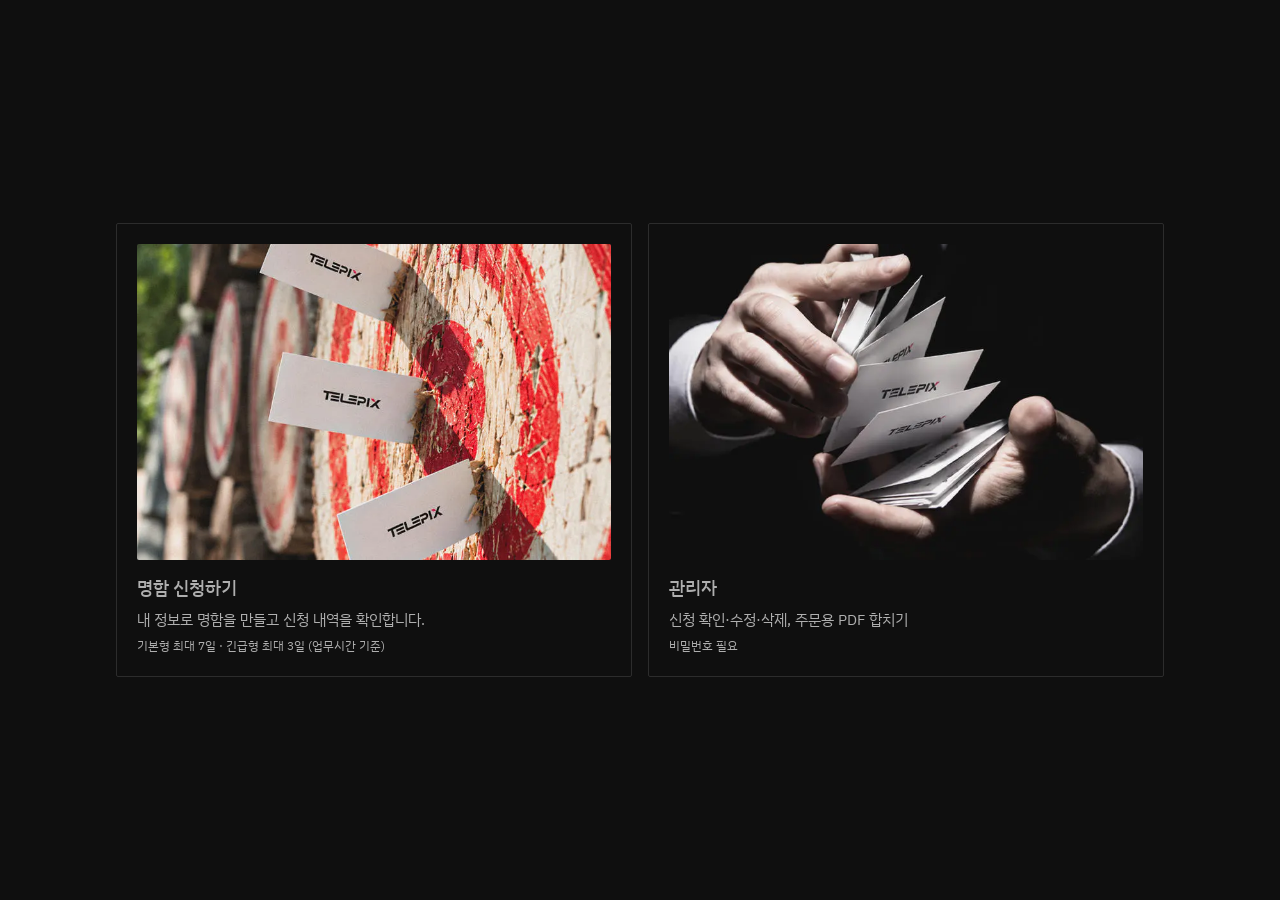
<file: index.html>
<!doctype html>
<html lang="ko">
<head>
<meta charset="utf-8">
<meta name="viewport" content="width=device-width, initial-scale=1">
<meta name="robots" content="noindex, nofollow">
<title>텔레픽스 명함</title>
<link rel="preconnect" href="https://fonts.googleapis.com">
<link rel="preconnect" href="https://fonts.gstatic.com" crossorigin>
<link rel="stylesheet" href="https://fonts.googleapis.com/css2?family=IBM+Plex+Sans+KR:wght@400;500&display=swap">
<link rel="stylesheet" href="css/style.css">
</head>
<body class="home-page">
<main>
  <nav class="choices" aria-label="메뉴">
    <a class="choice" href="apply/" data-keep-query>
      <span class="choice-photo"><img src="assets/home-apply.webp" alt="" onerror="this.parentNode.classList.add('empty')"></span>
      <span class="choice-title">명함 신청하기</span>
      <span class="choice-desc">내 정보로 명함을 만들고 신청 내역을 확인합니다.</span>
      <span class="choice-meta">기본형 최대 7일 · 긴급형 최대 3일 (업무시간 기준)</span>
    </a>
    <a class="choice" href="admin/" data-keep-query>
      <span class="choice-photo dark"><img src="assets/home-admin.webp" alt="" onerror="this.parentNode.classList.add('empty')"></span>
      <span class="choice-title">관리자</span>
      <span class="choice-desc">신청 확인·수정·삭제, 주문용 PDF 합치기</span>
      <span class="choice-meta">비밀번호 필요</span>
    </a>
  </nav>
</main>
<script src="js/nav.js"></script>
</body>
</html>
</file>
<file: css/style.css>
/* 화면 글꼴: IBM Plex Sans KR (구글 폰트, 각 html 의 <link>로 불러옴). 명함 PDF 글꼴은 Pretendard 그대로 (card.js) */

/* 화면 색은 이 토큰만 쓴다 (명함 미리보기 색은 card.js 가 정하므로 별개).
   - 글자(본문·굵은 글씨·링크·작은 글씨)는 OnSurface
   - 외곽선은 Outline. 비활성(disabled)·placeholder 는 OnSurface-Dim
   - 색이 들어가는 곳(강조·경고·선택)은 Accent. 선택된 것은 배경 Accent + 안쪽 글자 OnSurface-Inverted
   - 칸 배경은 OnSurface-Dim 을 투명하게 (--soft) */
:root {
  color-scheme: dark;
  --surface: #0f0f0f;
  --on-surface: #afafaf;
  --on-surface-dim: #707070;
  --on-surface-inverted: #202020;
  --accent: #F45847;
  --outline: #2c2c2c;
  --line: var(--outline);              /* 외곽선 */
  --soft: rgba(126, 126, 126, .12);    /* OnSurface-Dim 12% — 칸·잠금 배경 */
  /* 글자 굵기: 보통은 Regular, 가장 굵은 것도 Medium 까지 */
  --flicker: flicker .1s steps(1, end);
  --regular: 400;
  --medium: 500;
  /* 모서리 둥글기: 모두 2px 이하 */
  --radius: 2px;      /* 패널·카드·창·사진 */
  --radius-sm: 2px;   /* 버튼·입력칸·안내 상자 */
}
* { box-sizing: border-box; }
body { margin: 0; background: var(--surface); color: var(--on-surface); font: var(--regular) 15px/1.55 'IBM Plex Sans KR', system-ui, sans-serif; }
b, strong, h1, h2, h3, th { font-weight: var(--medium); }
::selection { background: var(--accent); color: var(--on-surface-inverted); }
a { color: var(--on-surface); }
.choices { display: grid; grid-template-columns: repeat(auto-fit, minmax(260px, 1fr)); gap: 16px; }
.choice { display: grid; gap: 6px; align-content: start; background: var(--surface); border: 1px solid var(--line); border-radius: var(--radius); padding: 20px; color: inherit; text-decoration: none; }
/* 올리면 배경 Accent, 안의 글자 OnSurface-Inverted */
.choice:hover, .choice:focus-visible { background: var(--accent); border-color: var(--accent); color: var(--on-surface-inverted); outline: none; animation: var(--flicker); }
/* 홈 선택 카드 사진 (3:2). 파일이 없으면 빈 칸 */
.choice-photo { display: block; aspect-ratio: 3 / 2; border-radius: var(--radius); overflow: hidden; background: var(--soft); margin-bottom: 8px; }
.choice-photo img { display: block; width: 100%; height: 100%; object-fit: cover; }
.choice-photo.empty img { display: none; }
.choice-title { font-size: 18px; font-weight: var(--medium); }
.choice-meta { font-size: 12px; }
main { max-width: 1080px; margin: 0 auto; padding: 24px 16px 60px; }
h1 { font-size: 22px; margin: 0 0 4px; }
h2 { font-size: 17px; margin: 0 0 12px; }
p.sub { margin: 0 0 20px; }
.panel { background: var(--surface); border: 1px solid var(--line); border-radius: var(--radius); padding: 20px; margin-bottom: 16px; }
.narrow { max-width: 420px; margin: 40px auto; }
label { display: block; font-size: 13px; font-weight: var(--medium); margin: 12px 0 4px; }
label .opt { font-weight: var(--regular); }
label.check { display: flex; gap: 8px; align-items: center; font-weight: var(--medium); margin-top: 16px; cursor: pointer; }
label.check input { width: auto; margin: 0; }
.options { border: 1px solid var(--line); border-radius: var(--radius-sm); padding: 4px 12px 10px; }
.options label.check { margin-top: 6px; }
.invalid { border-color: var(--accent) !important; }
.imgbox { border: 1px dashed var(--line); border-radius: var(--radius-sm); padding: 10px; display: grid; gap: 8px; }
.imgbox input[type=file] { border: 0; padding: 0; background: none; }
input[type=file]::file-selector-button { font: inherit; padding: 6px 12px; margin-right: 10px; border-radius: var(--radius-sm); border: 1px solid var(--line); background: var(--surface); color: var(--on-surface); cursor: pointer; }
input[type=file]::file-selector-button:hover { background: var(--accent); border-color: var(--accent); color: var(--on-surface-inverted); animation: var(--flicker); }
.modal { position: fixed; inset: 0; background: rgba(32, 32, 32, .85); display: flex; align-items: flex-start; justify-content: center; overflow-y: auto; padding: 24px 16px; z-index: 10; }
.modal > .panel { width: 100%; max-width: 980px; margin: 0; }
.modal > .panel.ask { max-width: 420px; margin-top: 15vh; }
.ask-msg { margin: 0; white-space: pre-line; }
.busy { position: fixed; inset: 0; z-index: 1000; background: rgba(32, 32, 32, .85); display: flex; align-items: center; justify-content: center; cursor: wait; }
.busy-box { background: var(--surface); border: 1px solid var(--line); border-radius: var(--radius); padding: 24px 28px; text-align: center; max-width: 320px; }
.busy-msg { font-weight: var(--medium); margin: 12px 0 4px; }
.spinner { width: 34px; height: 34px; margin: 0 auto; border: 3px solid var(--on-surface-dim); border-top-color: var(--accent); border-radius: 50%; animation: spin .8s linear infinite; }
.spinner.small { width: 16px; height: 16px; border-width: 2px; margin: 0; }
@media (prefers-reduced-motion: reduce) { .spinner { animation-duration: 2.4s; } }
.ask-input { margin-top: 12px; }
/* 신청 화면: 관리자 동의 전에는 개인정보 칸을 잠금 */
input.locked { background: var(--soft); border-color: transparent; color: var(--on-surface-dim); cursor: pointer; }
input.locked:hover { color: var(--on-surface); animation: var(--flicker); }
.detail { font-size: 12px; line-height: 1.45; }
button.link { border: 0; background: none; padding: 0; color: var(--on-surface); text-decoration: underline; }
button.link:hover:not(:disabled) { background: none; color: var(--accent); animation: var(--flicker); }
.whoami { font-size: 13px; margin: 0 0 6px; }
.whoami #who { font-weight: var(--medium); }
/* 명함 타입 고르기: 선택된 칸은 배경 Accent */
.seg { display: grid; grid-template-columns: 1fr 1fr; gap: 8px; }
.seg label { margin: 0; font-weight: var(--regular); cursor: pointer; }
.seg input { position: absolute; opacity: 0; width: 1px; height: 1px; }
.seg span { display: block; border: 1px solid var(--line); border-radius: var(--radius-sm); padding: 8px 11px; font-weight: var(--medium); }
.seg small { display: block; font-weight: var(--regular); font-size: 12px; }
.seg label:hover span { border-color: var(--accent); animation: var(--flicker); }
.seg input:checked + span { background: var(--accent); border-color: var(--accent); color: var(--on-surface-inverted); }
.seg input:focus-visible + span { outline: 2px solid var(--accent); outline-offset: 2px; }
input, textarea, select { width: 100%; padding: 9px 11px; border: 1px solid var(--line); border-radius: var(--radius-sm); font: inherit; background: var(--surface); color: var(--on-surface); }
input::placeholder, textarea::placeholder { color: var(--on-surface-dim); }
input[type=checkbox], input[type=radio] { width: auto; accent-color: var(--accent); }
input:focus, textarea:focus, select:focus { outline: 2px solid var(--accent); outline-offset: -1px; border-color: transparent; }
select option { background: var(--surface); color: var(--on-surface); }
select option:checked { background: var(--accent); color: var(--on-surface-inverted); }
.hint { font-size: 12px; margin-top: 3px; }
/* 버튼: 기본은 테두리만, 강조(primary·accent·danger 계열)는 배경 Accent. 올리면 배경 Accent */
button { font: inherit; padding: 9px 16px; border-radius: var(--radius-sm); border: 1px solid var(--line); background: var(--surface); color: var(--on-surface); cursor: pointer; }
button:hover:not(:disabled) { background: var(--accent); border-color: var(--accent); color: var(--on-surface-inverted); animation: var(--flicker); }
button.primary, button.accent, button.blue, button.danger-fill { background: var(--accent); border-color: var(--accent); color: var(--on-surface-inverted); font-weight: var(--medium); }
button.danger { color: var(--accent); border-color: var(--accent); }
button:disabled { color: var(--on-surface-dim); border-color: var(--on-surface-dim); background: var(--surface); cursor: default; }
button.primary:disabled, button.accent:disabled { background: var(--on-surface-dim); border-color: var(--on-surface-dim); color: var(--on-surface-inverted); }
input:disabled, select:disabled, textarea:disabled { color: var(--on-surface-dim); }
/* 아이콘 버튼(수정·내려받기·삭제): 같은 크기의 정사각형 */
button.icon { width: 36px; height: 36px; padding: 0; line-height: 0; display: inline-flex; align-items: center; justify-content: center; }
button.icon.spin svg { animation: spin .8s linear infinite; }
:focus-visible { outline-color: var(--accent); }
@keyframes spin { to { transform: rotate(360deg); } }
/* 호버 효과: 0.1초 동안 은은하게 깜빡이며 1px 어긋나는 글리치 후 호버 모양으로 멈춘다 (--flicker) */
@keyframes flicker {
  0%   { opacity: .8;  transform: translateX(-1px); }
  20%  { opacity: 1;   transform: none; }
  40%  { opacity: .8;  transform: translateX(1px); }
  60%  { opacity: 1;   transform: none; }
  80%  { opacity: .8; }
  100% { opacity: 1; }
}
/* 움직임 줄이기 설정을 켠 사람에게는 깜빡이지 않는다 (빛 깜빡임에 민감한 사람 보호) */
@media (prefers-reduced-motion: reduce) { :root { --flicker: none; } }
.row { display: flex; gap: 10px; align-items: center; flex-wrap: wrap; }
.row > * { flex: 0 0 auto; }
.grid2 { display: grid; grid-template-columns: 1fr 1fr; gap: 0 12px; }
.layout { display: grid; grid-template-columns: minmax(0, 380px) minmax(0, 1fr); gap: 16px; align-items: start; }
.preview { position: sticky; top: 16px; }
.cards { display: grid; gap: 12px; }
.card-face { width: 100%; aspect-ratio: 92 / 52; border-radius: var(--radius); outline: 1px solid var(--line); overflow: hidden; background: #fff; position: relative; }
.card-face svg, .card-face img { display: block; width: 100%; height: 100%; }
.trim { position: absolute; inset: calc(100% / 52 * 1) calc(100% / 92 * 1); border: 1px dashed var(--accent); pointer-events: none; }
.cap { font-size: 12px; margin: 4px 0 0; }
/* 안내 상자: 색이 필요한 것(경고·오류·완료)은 Accent, 일반 안내는 OnSurface */
.msg { padding: 10px 12px; border-radius: var(--radius-sm); font-size: 14px; margin-top: 12px; white-space: pre-line; border: 1px solid var(--line); }
.msg.warn, .msg.err, .msg.ok { border-color: var(--accent); color: var(--accent); }
.msg.err { background: var(--accent); color: var(--on-surface-inverted); }
.msg.info { background: var(--soft); border-color: transparent; }
.msg:empty { display: none; }
table { width: 100%; border-collapse: collapse; font-size: 14px; }
th, td { text-align: left; padding: 8px 6px; border-bottom: 1px solid var(--line); vertical-align: top; }
th { font-size: 12px; font-weight: var(--medium); }
th.sel, td.sel { width: 44px; }
td .w { color: var(--accent); font-size: 12px; white-space: pre-line; }
/* 툴바: 목록(패널) 위, 체크된 신청에 하는 일 버튼들. 필터 줄: 패널 안 맨 위 */
.toolbar, .filters { display: flex; gap: 8px; flex-wrap: wrap; align-items: center; margin-bottom: 12px; }
/* 체크박스 칸: 칸 아무 곳이나 눌러도 체크 (admin.js), 끌어도 글자가 선택되지 않게 */
th.sel, td.sel { cursor: pointer; user-select: none; -webkit-user-select: none; }
/* 주문 완료(done) 신청: 줄을 40% 투명도로. 체크박스와 '대기로 되돌리기'는 그대로 선명하게.
   나머지 관리 버튼도 흐리지만 올리면 원래대로 반응하고 그대로 동작 */
tr.done > td:not(.manage):not(.sel), tr.done > td.manage button:not(.revert) { opacity: .4; }
tr.done > td.manage button:hover:not(:disabled) { opacity: 1; }
/* 대기로 되돌리기: 밝은 배경(OnSurface) + 어두운 아이콘(OnSurface-Inverted) */
button.icon.revert { background: var(--on-surface); border-color: var(--on-surface); color: var(--on-surface-inverted); }
button.icon.revert:hover { background: var(--accent); border-color: var(--accent); }
/* 마우스를 올리면 버튼 위에 뜨는 안내문 (data-tip) */
button[data-tip] { position: relative; }
button[data-tip]:hover::after { content: attr(data-tip); position: absolute; bottom: calc(100% + 6px); left: 50%; transform: translateX(-50%); white-space: nowrap; padding: 4px 8px; font-size: 12px; line-height: 1.4; background: var(--on-surface); color: var(--on-surface-inverted); border-radius: var(--radius-sm); pointer-events: none; z-index: 5; }
.tag { display: inline-block; font-size: 11px; line-height: 1.5; padding: 0 5px; border: 1px solid var(--line); border-radius: var(--radius-sm); vertical-align: 1px; }
.thumb { width: 150px; aspect-ratio: 92/52; display: block; border-radius: var(--radius); background: var(--soft); }
.hidden { display: none !important; }
.demo-banner { background: var(--accent); color: var(--on-surface-inverted); text-align: center; padding: 6px; font-size: 13px; font-weight: var(--medium); }
.tablewrap { overflow-x: auto; }
/* 홈·이메일 입력·관리자 비밀번호 화면: 모바일보다 넓은 화면에서는 화면 세로 가운데에 */
@media (min-width: 761px) {
  body.home-page, body.centered { min-height: 100vh; display: flex; flex-direction: column; }
  body.home-page main, body.centered main { flex: 1; width: 100%; display: flex; flex-direction: column; justify-content: center; padding-bottom: 24px; }
  body.centered .narrow { margin: 0 auto; width: 100%; }
}
/* 제목 왼쪽 ← 뒤로 버튼 */
.title-row { display: flex; align-items: center; gap: 10px; margin: 0 0 12px; }
.title-row h1, .title-row h2 { margin: 0; }
.icon.back { flex: 0 0 auto; color: var(--on-surface); text-decoration: none; border: 1px solid var(--line); border-radius: var(--radius-sm); background: var(--surface); }
a.icon.back { width: 36px; height: 36px; display: inline-flex; align-items: center; justify-content: center; }
a.icon.back:hover { background: var(--accent); border-color: var(--accent); color: var(--on-surface-inverted); animation: var(--flicker); }
@media (max-width: 760px) {
  .layout { grid-template-columns: 1fr; }
  .preview { position: static; order: -1; }
  .grid2 { grid-template-columns: 1fr; }
  .thumb { width: 110px; }
}
</file>
